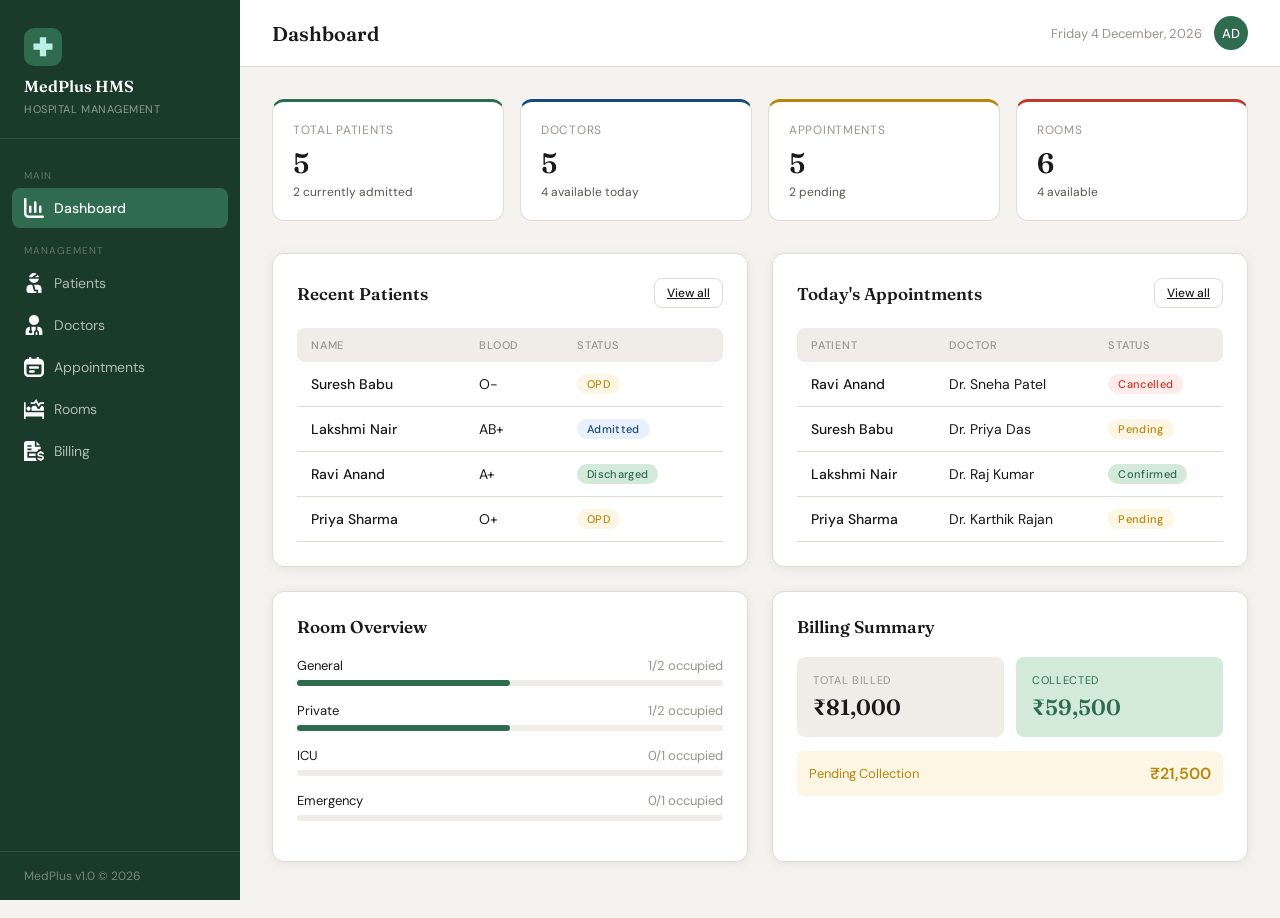
<file: index.html>
<!DOCTYPE html>
<html lang="en">
<head>
  <meta charset="UTF-8" />
  <meta name="viewport" content="width=device-width, initial-scale=1.0"/>
  <title>Dashboard – MedPlus HMS</title>
  <link rel="stylesheet" href="css/style.css"/>
</head>
<body>
<div class="layout">
  <div id="sidebar-placeholder"></div>
  <div class="main">
    <div class="topbar">
      <div class="topbar-title">Dashboard</div>
      <div class="topbar-right">
        <span class="topbar-date" id="today-date"></span>
        <div class="avatar">AD</div>
      </div>
    </div>
    <div class="content">
      <div class="stats-grid" id="stats-grid"></div>
      <div style="display:grid;grid-template-columns:1fr 1fr;gap:24px;">
        <div class="card">
          <div class="card-header">
            <span class="card-title">Recent Patients</span>
            <a href="pages/patients.html" class="btn btn-outline btn-sm">View all</a>
          </div>
          <div class="table-wrap">
            <table>
              <thead><tr><th>Name</th><th>Blood</th><th>Status</th></tr></thead>
              <tbody id="recent-patients"></tbody>
            </table>
          </div>
        </div>
        <div class="card">
          <div class="card-header">
            <span class="card-title">Today's Appointments</span>
            <a href="pages/appointments.html" class="btn btn-outline btn-sm">View all</a>
          </div>
          <div class="table-wrap">
            <table>
              <thead><tr><th>Patient</th><th>Doctor</th><th>Status</th></tr></thead>
              <tbody id="recent-appts"></tbody>
            </table>
          </div>
        </div>
      </div>
      <div style="display:grid;grid-template-columns:1fr 1fr;gap:24px;margin-top:0;">
        <div class="card">
          <div class="card-header"><span class="card-title">Room Overview</span></div>
          <div id="room-overview"></div>
        </div>
        <div class="card">
          <div class="card-header"><span class="card-title">Billing Summary</span></div>
          <div id="billing-summary"></div>
        </div>
      </div>
    </div>
  </div>
</div>
<script src="js/app.js"></script>
<script src="js/sidebar.js"></script>
<script>
  document.getElementById('today-date').textContent = new Date().toLocaleDateString('en-IN',{weekday:'long',day:'numeric',month:'long',year:'numeric'});

  function renderDashboard() {
    const patients = DB.get('patients');
    const doctors = DB.get('doctors');
    const appts = DB.get('appointments');
    const rooms = DB.get('rooms');
    const bills = DB.get('billing');

    const admitted = patients.filter(p=>p.status==='Admitted').length;
    const availDocs = doctors.filter(d=>d.status==='Available').length;
    const pendingAppts = appts.filter(a=>a.status==='Pending').length;
    const availRooms = rooms.filter(r=>r.status==='Available').length;

    document.getElementById('stats-grid').innerHTML = `
      <div class="stat-card green"><div class="stat-label">Total Patients</div><div class="stat-value">${patients.length}</div><div class="stat-sub">${admitted} currently admitted</div></div>
      <div class="stat-card blue"><div class="stat-label">Doctors</div><div class="stat-value">${doctors.length}</div><div class="stat-sub">${availDocs} available today</div></div>
      <div class="stat-card amber"><div class="stat-label">Appointments</div><div class="stat-value">${appts.length}</div><div class="stat-sub">${pendingAppts} pending</div></div>
      <div class="stat-card red"><div class="stat-label">Rooms</div><div class="stat-value">${rooms.length}</div><div class="stat-sub">${availRooms} available</div></div>
    `;

    document.getElementById('recent-patients').innerHTML = patients.slice(-4).reverse().map(p=>`
      <tr><td>${p.name}</td><td>${p.blood}</td><td>${badgeHtml(p.status)}</td></tr>`).join('') || '<tr><td colspan="3" style="text-align:center;color:var(--text3);padding:20px">No patients yet</td></tr>';

    document.getElementById('recent-appts').innerHTML = appts.slice(-4).reverse().map(a=>`
      <tr><td>${a.patientName}</td><td>${a.doctorName}</td><td>${badgeHtml(a.status)}</td></tr>`).join('') || '<tr><td colspan="3" style="text-align:center;color:var(--text3);padding:20px">No appointments</td></tr>';

    const roomTypes = {};
    rooms.forEach(r=>{ roomTypes[r.type] = (roomTypes[r.type]||{total:0,occupied:0}); roomTypes[r.type].total++; if(r.status==='Occupied') roomTypes[r.type].occupied++; });
    document.getElementById('room-overview').innerHTML = Object.entries(roomTypes).map(([type,d])=>{
      const pct = Math.round(d.occupied/d.total*100);
      return `<div style="margin-bottom:16px">
        <div style="display:flex;justify-content:space-between;font-size:13px;margin-bottom:6px"><span>${type}</span><span style="color:var(--text3)">${d.occupied}/${d.total} occupied</span></div>
        <div style="background:var(--surface2);border-radius:4px;height:6px"><div style="background:var(--accent2);height:6px;border-radius:4px;width:${pct}%"></div></div>
      </div>`;
    }).join('');

    const totalBilled = bills.reduce((s,b)=>s+b.amount,0);
    const totalPaid = bills.filter(b=>b.status==='Paid').reduce((s,b)=>s+b.amount,0);
    const pending = totalBilled - totalPaid;
    document.getElementById('billing-summary').innerHTML = `
      <div style="display:grid;grid-template-columns:1fr 1fr;gap:12px">
        <div style="background:var(--surface2);border-radius:var(--radius-sm);padding:16px">
          <div style="font-size:11px;color:var(--text3);text-transform:uppercase;letter-spacing:.06em;margin-bottom:6px">Total Billed</div>
          <div style="font-size:22px;font-weight:600;font-family:'Fraunces',serif">₹${totalBilled.toLocaleString('en-IN')}</div>
        </div>
        <div style="background:var(--accent-light);border-radius:var(--radius-sm);padding:16px">
          <div style="font-size:11px;color:var(--accent2);text-transform:uppercase;letter-spacing:.06em;margin-bottom:6px">Collected</div>
          <div style="font-size:22px;font-weight:600;font-family:'Fraunces',serif;color:var(--accent2)">₹${totalPaid.toLocaleString('en-IN')}</div>
        </div>
      </div>
      <div style="margin-top:14px;padding:12px;background:var(--amber-light);border-radius:var(--radius-sm);display:flex;justify-content:space-between;align-items:center">
        <span style="font-size:13px;color:var(--amber)">Pending Collection</span>
        <span style="font-weight:600;color:var(--amber)">₹${pending.toLocaleString('en-IN')}</span>
      </div>`;
  }
  renderDashboard();
</script>
</body>
</html>
</file>
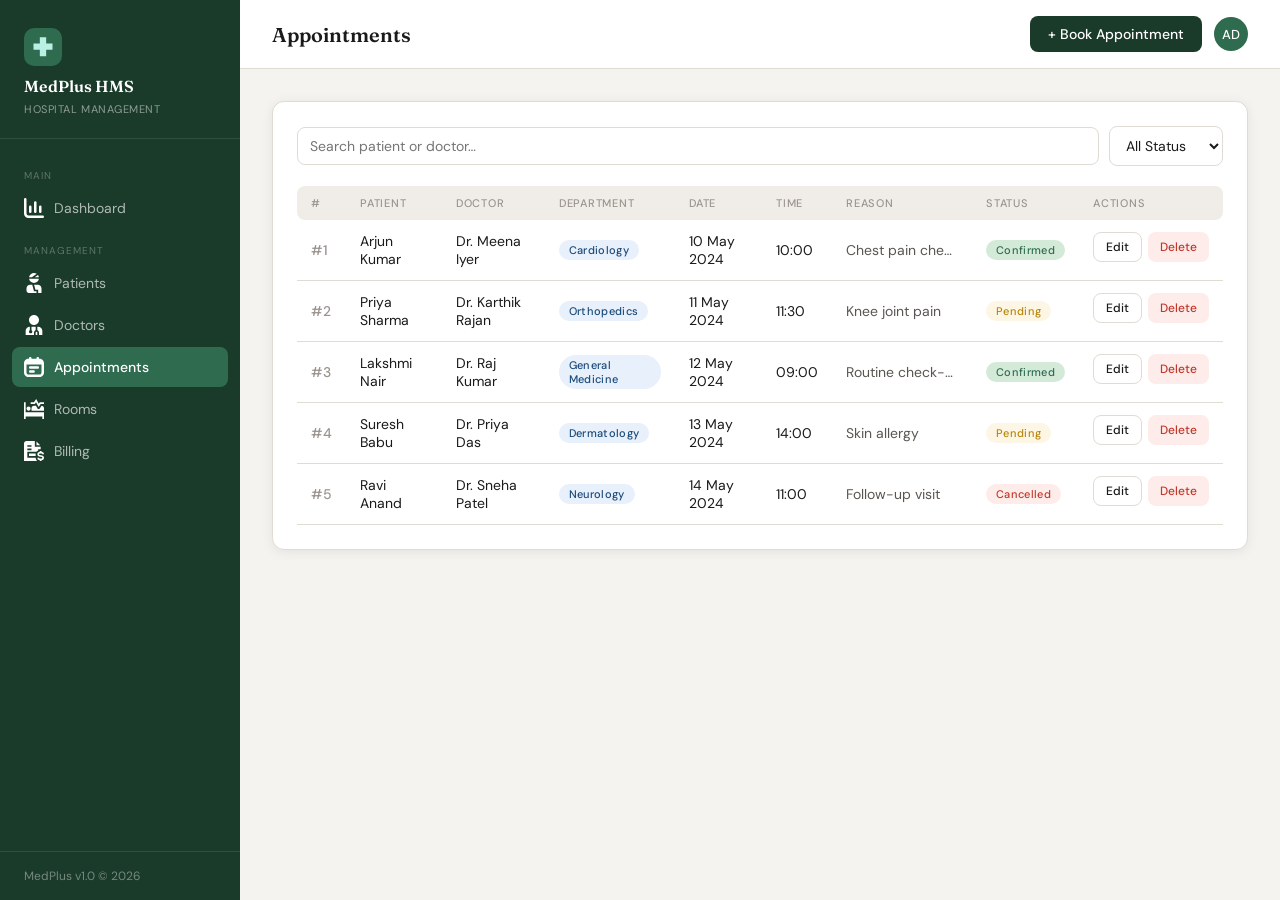
<file: pages/appointments.html>
<!DOCTYPE html>
<html lang="en">
<head>
  <meta charset="UTF-8"/>
  <meta name="viewport" content="width=device-width, initial-scale=1.0"/>
  <title>Appointments – MedPlus HMS</title>
  <link rel="stylesheet" href="../css/style.css"/>
</head>
<body>
<div class="layout">
  <div id="sidebar-placeholder"></div>
  <div class="main">
    <div class="topbar">
      <div class="topbar-title">Appointments</div>
      <div class="topbar-right">
        <button class="btn btn-primary" onclick="openAddModal()">+ Book Appointment</button>
        <div class="avatar">AD</div>
      </div>
    </div>
    <div class="content">
      <div class="card">
        <div class="search-bar">
          <input type="text" id="search" placeholder="Search patient or doctor…" oninput="renderTable()"/>
          <select id="filter-status" onchange="renderTable()">
            <option value="">All Status</option>
            <option>Confirmed</option><option>Pending</option><option>Cancelled</option>
          </select>
        </div>
        <div class="table-wrap">
          <table>
            <thead>
              <tr><th>#</th><th>Patient</th><th>Doctor</th><th>Department</th><th>Date</th><th>Time</th><th>Reason</th><th>Status</th><th>Actions</th></tr>
            </thead>
            <tbody id="appt-table"></tbody>
          </table>
        </div>
        <div id="empty-appts" class="empty-state" style="display:none">
          <div class="empty-icon">📅</div>
          <p>No appointments found.</p>
        </div>
      </div>
    </div>
  </div>
</div>

<div class="modal-overlay" id="appt-modal">
  <div class="modal">
    <div class="modal-header">
      <h3 id="modal-title">Book Appointment</h3>
      <button class="modal-close" onclick="closeModal('appt-modal')">✕</button>
    </div>
    <div class="form-grid">
      <input type="hidden" id="a-id"/>
     <div class="form-group">
  <label>Patient Type</label>
  <select id="patient-type" onchange="togglePatientInput()">
    <option value="existing">Existing Patient</option>
    <option value="new">New Patient</option>
  </select>
</div>

<div class="form-group" id="existing-patient-group">
  <label>Select Patient</label>
  <select id="a-patient"></select>
</div>

<div class="form-group" id="new-patient-group" style="display:none;">
  <label>Patient Name</label>
  <input type="text" id="a-new-patient" placeholder="Enter patient name"/>
</div>
      <div class="form-group">
        <label>Doctor</label>
        <select id="a-doctor" onchange="fillDept()"></select>
      </div>
      <div class="form-group">
        <label>Department</label>
        <input type="text" id="a-dept" readonly placeholder="Auto-filled"/>
      </div>
      <div class="form-group">
        <label>Date</label>
        <input type="date" id="a-date"/>
      </div>
      <div class="form-group">
        <label>Time</label>
        <input type="time" id="a-time"/>
      </div>
      <div class="form-group">
        <label>Status</label>
        <select id="a-status">
          <option>Confirmed</option><option>Pending</option><option>Cancelled</option>
        </select>
      </div>
      <div class="form-group full">
        <label>Reason / Notes</label>
        <textarea id="a-reason" placeholder="Describe the reason for visit…"></textarea>
      </div>
    </div>
    <div class="form-actions">
      <button class="btn btn-outline" onclick="closeModal('appt-modal')">Cancel</button>
      <button class="btn btn-primary" onclick="saveAppt()">Save Appointment</button>
    </div>
  </div>
</div>

<script src="../js/app.js"></script>
<script src="../js/sidebar.js"></script>
<script>
function populateSelects() {
  const patients = DB.get('patients');
  const doctors = DB.get('doctors');
  document.getElementById('a-patient').innerHTML = patients.map(p=>`<option value="${p.name}">${p.name}</option>`).join('');
  document.getElementById('a-doctor').innerHTML = doctors.map(d=>`<option value="${d.name}" data-dept="${d.dept}">${d.name}</option>`).join('');
  fillDept();
}

function fillDept() {
  const sel = document.getElementById('a-doctor');
  const opt = sel.options[sel.selectedIndex];
  if (opt) document.getElementById('a-dept').value = opt.dataset.dept || '';
}

function openAddModal() {
  document.getElementById('modal-title').textContent = 'Book Appointment';
  document.getElementById('a-id').value = '';
  document.getElementById('a-date').value = new Date().toISOString().split('T')[0];
  document.getElementById('a-time').value = '09:00';
  document.getElementById('a-reason').value = '';
  document.getElementById('a-status').value = 'Confirmed';
  populateSelects();
  openModal('appt-modal');
}
function togglePatientInput() {
  const type = document.getElementById('patient-type').value;

  if (type === 'existing') {
    document.getElementById('existing-patient-group').style.display = 'block';
    document.getElementById('new-patient-group').style.display = 'none';
  } else {
    document.getElementById('existing-patient-group').style.display = 'none';
    document.getElementById('new-patient-group').style.display = 'block';
  }
}

function renderTable() {
  const q = document.getElementById('search').value.toLowerCase();
  const st = document.getElementById('filter-status').value;
  let appts = DB.get('appointments');
  if (q) appts = appts.filter(a => a.patientName.toLowerCase().includes(q) || a.doctorName.toLowerCase().includes(q));
  if (st) appts = appts.filter(a => a.status === st);
  document.getElementById('empty-appts').style.display = appts.length ? 'none' : 'block';
  document.getElementById('appt-table').innerHTML = appts.map(a => `
    <tr>
      <td style="color:var(--text3)">#${a.id}</td>
      <td>${a.patientName}</td>
      <td>${a.doctorName}</td>
      <td><span class="badge badge-blue">${a.dept}</span></td>
      <td>${formatDate(a.date)}</td>
      <td>${a.time}</td>
      <td style="color:var(--text2);max-width:140px;overflow:hidden;text-overflow:ellipsis;white-space:nowrap">${a.reason}</td>
      <td>${badgeHtml(a.status)}</td>
      <td style="display:flex;gap:6px">
        <button class="btn btn-outline btn-sm" onclick="editAppt(${a.id})">Edit</button>
        <button class="btn btn-danger btn-sm" onclick="deleteAppt(${a.id})">Delete</button>
      </td>
    </tr>`).join('');
}

function saveAppt() {
  const id = document.getElementById('a-id').value;
  const appts = DB.get('appointments');
  const obj = {
    id: id ? +id : DB.nextId('appointments'),
    patientName: document.getElementById('a-patient').value,
    doctorName: document.getElementById('a-doctor').value,
    dept: document.getElementById('a-dept').value,
    date: document.getElementById('a-date').value,
    time: document.getElementById('a-time').value,
    reason: document.getElementById('a-reason').value,
    status: document.getElementById('a-status').value,
  };
  if (id) { appts[appts.findIndex(a => a.id === +id)] = obj; showToast('Appointment updated'); }
  else { appts.push(obj); showToast('Appointment booked'); }
  DB.set('appointments', appts);
  closeModal('appt-modal');
  renderTable();
}

function editAppt(id) {
  const a = DB.get('appointments').find(a => a.id === id);
  document.getElementById('modal-title').textContent = 'Edit Appointment';
  document.getElementById('a-id').value = a.id;
  populateSelects();
  document.getElementById('a-patient').value = a.patientName;
  document.getElementById('a-doctor').value = a.doctorName;
  document.getElementById('a-dept').value = a.dept;
  document.getElementById('a-date').value = a.date;
  document.getElementById('a-time').value = a.time;
  document.getElementById('a-reason').value = a.reason;
  document.getElementById('a-status').value = a.status;
  openModal('appt-modal');
}

function deleteAppt(id) {
  if (!confirm('Delete this appointment?')) return;
  DB.set('appointments', DB.get('appointments').filter(a => a.id !== id));
  showToast('Appointment deleted');
  renderTable();
}

document.getElementById('appt-modal').addEventListener('click', e => { if(e.target===e.currentTarget) closeModal('appt-modal'); });
renderTable();
</script>
</body>
</html>
</file>
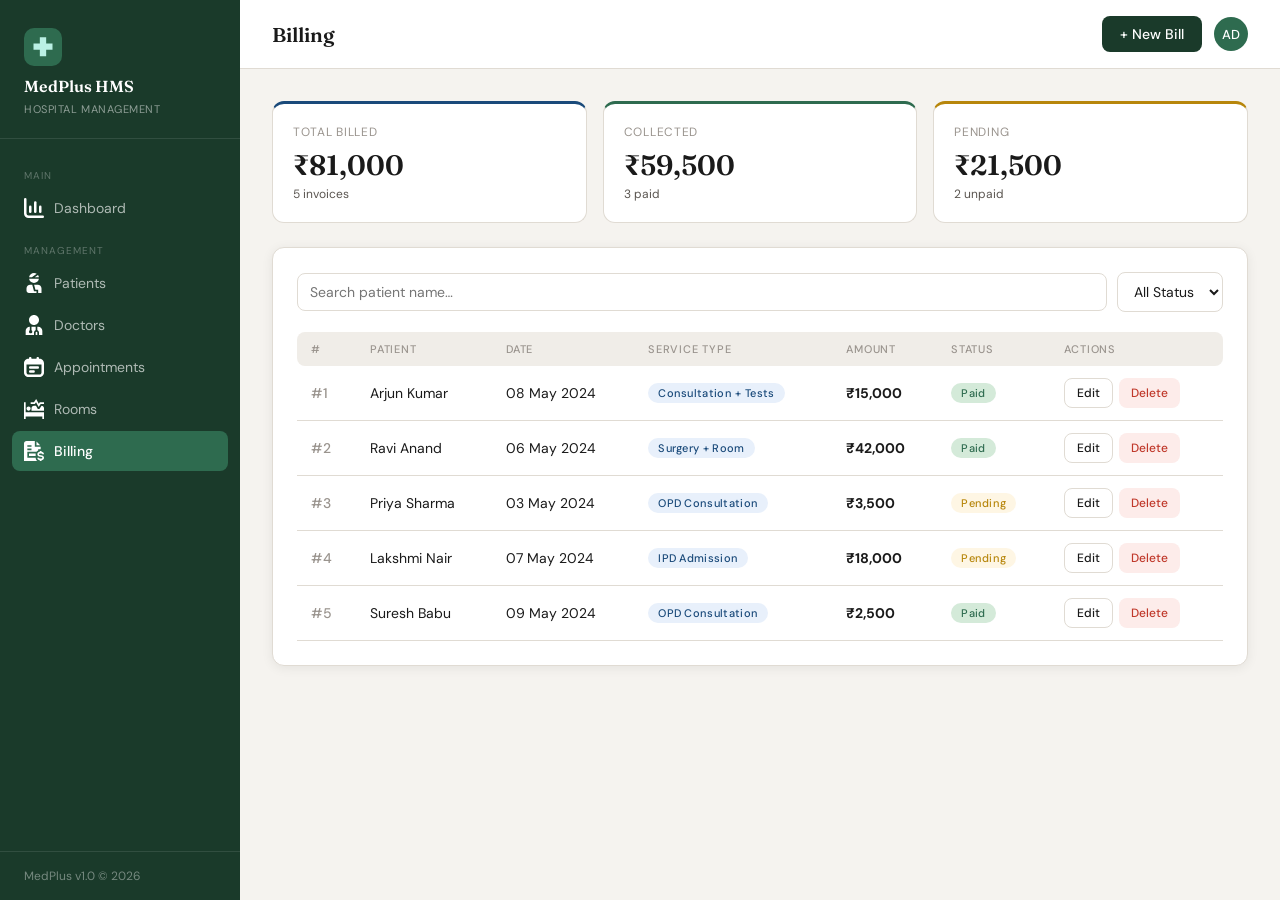
<file: pages/billing.html>
<!DOCTYPE html>
<html lang="en">
<head>
  <meta charset="UTF-8"/>
  <meta name="viewport" content="width=device-width, initial-scale=1.0"/>
  <title>Billing – MedPlus HMS</title>
  <link rel="stylesheet" href="../css/style.css"/>
</head>
<body>
<div class="layout">
  <div id="sidebar-placeholder"></div>
  <div class="main">
    <div class="topbar">
      <div class="topbar-title">Billing</div>
      <div class="topbar-right">
        <button class="btn btn-primary" onclick="openAddModal()">+ New Bill</button>
        <div class="avatar">AD</div>
      </div>
    </div>
    <div class="content">
      <div class="stats-grid" id="billing-stats" style="margin-bottom:24px"></div>
      <div class="card">
        <div class="search-bar">
          <input type="text" id="search" placeholder="Search patient name…" oninput="renderTable()"/>
          <select id="filter-status" onchange="renderTable()">
            <option value="">All Status</option>
            <option>Paid</option><option>Pending</option>
          </select>
        </div>
        <div class="table-wrap">
          <table>
            <thead>
              <tr><th>#</th><th>Patient</th><th>Date</th><th>Service Type</th><th>Amount</th><th>Status</th><th>Actions</th></tr>
            </thead>
            <tbody id="billing-table"></tbody>
          </table>
        </div>
        <div id="empty-billing" class="empty-state" style="display:none">
          <div class="empty-icon">💳</div>
          <p>No bills found.</p>
        </div>
      </div>
    </div>
  </div>
</div>

<div class="modal-overlay" id="billing-modal">
  <div class="modal">
    <div class="modal-header">
      <h3 id="modal-title">New Bill</h3>
      <button class="modal-close" onclick="closeModal('billing-modal')">✕</button>
    </div>
    <div class="form-grid">
      <input type="hidden" id="b-id"/>
      <div class="form-group">
        <label>Patient Name</label>
        <select id="b-patient"></select>
      </div>
      <div class="form-group">
        <label>Date</label>
        <input type="date" id="b-date"/>
      </div>
      <div class="form-group">
        <label>Service Type</label>
        <select id="b-type">
          <option>OPD Consultation</option>
          <option>IPD Admission</option>
          <option>Surgery + Room</option>
          <option>Consultation + Tests</option>
          <option>Emergency</option>
          <option>Pharmacy</option>
          <option>Lab Tests</option>
        </select>
      </div>
      <div class="form-group">
        <label>Amount (₹)</label>
        <input type="number" id="b-amount" min="0" placeholder="0"/>
      </div>
      <div class="form-group">
        <label>Payment Status</label>
        <select id="b-status">
          <option>Paid</option><option>Pending</option>
        </select>
      </div>
    </div>
    <div class="form-actions">
      <button class="btn btn-outline" onclick="closeModal('billing-modal')">Cancel</button>
      <button class="btn btn-primary" onclick="saveBill()">Save Bill</button>
    </div>
  </div>
</div>

<script src="../js/app.js"></script>
<script src="../js/sidebar.js"></script>
<script>
function renderStats() {
  const bills = DB.get('billing');
  const total = bills.reduce((s,b) => s + b.amount, 0);
  const paid = bills.filter(b=>b.status==='Paid').reduce((s,b) => s + b.amount, 0);
  const pending = bills.filter(b=>b.status==='Pending').reduce((s,b) => s + b.amount, 0);
  document.getElementById('billing-stats').innerHTML = `
    <div class="stat-card blue"><div class="stat-label">Total Billed</div><div class="stat-value">₹${total.toLocaleString('en-IN')}</div><div class="stat-sub">${bills.length} invoices</div></div>
    <div class="stat-card green"><div class="stat-label">Collected</div><div class="stat-value">₹${paid.toLocaleString('en-IN')}</div><div class="stat-sub">${bills.filter(b=>b.status==='Paid').length} paid</div></div>
    <div class="stat-card amber"><div class="stat-label">Pending</div><div class="stat-value">₹${pending.toLocaleString('en-IN')}</div><div class="stat-sub">${bills.filter(b=>b.status==='Pending').length} unpaid</div></div>
  `;
}

function renderTable() {
  const q = document.getElementById('search').value.toLowerCase();
  const st = document.getElementById('filter-status').value;
  let bills = DB.get('billing');
  if (q) bills = bills.filter(b => b.patientName.toLowerCase().includes(q));
  if (st) bills = bills.filter(b => b.status === st);
  document.getElementById('empty-billing').style.display = bills.length ? 'none' : 'block';
  document.getElementById('billing-table').innerHTML = bills.map(b => `
    <tr>
      <td style="color:var(--text3)">#${b.id}</td>
      <td>${b.patientName}</td>
      <td>${formatDate(b.date)}</td>
      <td><span class="badge badge-blue">${b.type}</span></td>
      <td><strong>₹${b.amount.toLocaleString('en-IN')}</strong></td>
      <td>${badgeHtml(b.status)}</td>
      <td style="display:flex;gap:6px">
        <button class="btn btn-outline btn-sm" onclick="editBill(${b.id})">Edit</button>
        <button class="btn btn-danger btn-sm" onclick="deleteBill(${b.id})">Delete</button>
      </td>
    </tr>`).join('');
}

function openAddModal() {
  document.getElementById('modal-title').textContent = 'New Bill';
  document.getElementById('b-id').value = '';
  document.getElementById('b-date').value = new Date().toISOString().split('T')[0];
  document.getElementById('b-amount').value = '';
  document.getElementById('b-status').value = 'Paid';
  const patients = DB.get('patients');
  document.getElementById('b-patient').innerHTML = patients.map(p=>`<option value="${p.name}">${p.name}</option>`).join('');
  openModal('billing-modal');
}

function saveBill() {
  const amount = +document.getElementById('b-amount').value;
  if (!amount) { alert('Amount is required'); return; }
  const id = document.getElementById('b-id').value;
  const bills = DB.get('billing');
  const obj = {
    id: id ? +id : DB.nextId('billing'),
    patientName: document.getElementById('b-patient').value,
    date: document.getElementById('b-date').value,
    type: document.getElementById('b-type').value,
    amount, status: document.getElementById('b-status').value,
  };
  if (id) { bills[bills.findIndex(b => b.id === +id)] = obj; showToast('Bill updated'); }
  else { bills.push(obj); showToast('Bill saved'); }
  DB.set('billing', bills);
  closeModal('billing-modal');
  renderTable();
  renderStats();
}

function editBill(id) {
  const b = DB.get('billing').find(b => b.id === id);
  document.getElementById('modal-title').textContent = 'Edit Bill';
  document.getElementById('b-id').value = b.id;
  const patients = DB.get('patients');
  document.getElementById('b-patient').innerHTML = patients.map(p=>`<option value="${p.name}"${p.name===b.patientName?' selected':''}>${p.name}</option>`).join('');
  document.getElementById('b-date').value = b.date;
  document.getElementById('b-type').value = b.type;
  document.getElementById('b-amount').value = b.amount;
  document.getElementById('b-status').value = b.status;
  openModal('billing-modal');
}

function deleteBill(id) {
  if (!confirm('Delete this bill?')) return;
  DB.set('billing', DB.get('billing').filter(b => b.id !== id));
  showToast('Bill deleted');
  renderTable();
  renderStats();
}

document.getElementById('billing-modal').addEventListener('click', e => { if(e.target===e.currentTarget) closeModal('billing-modal'); });
renderStats();
renderTable();
</script>
</body>
</html>
</file>
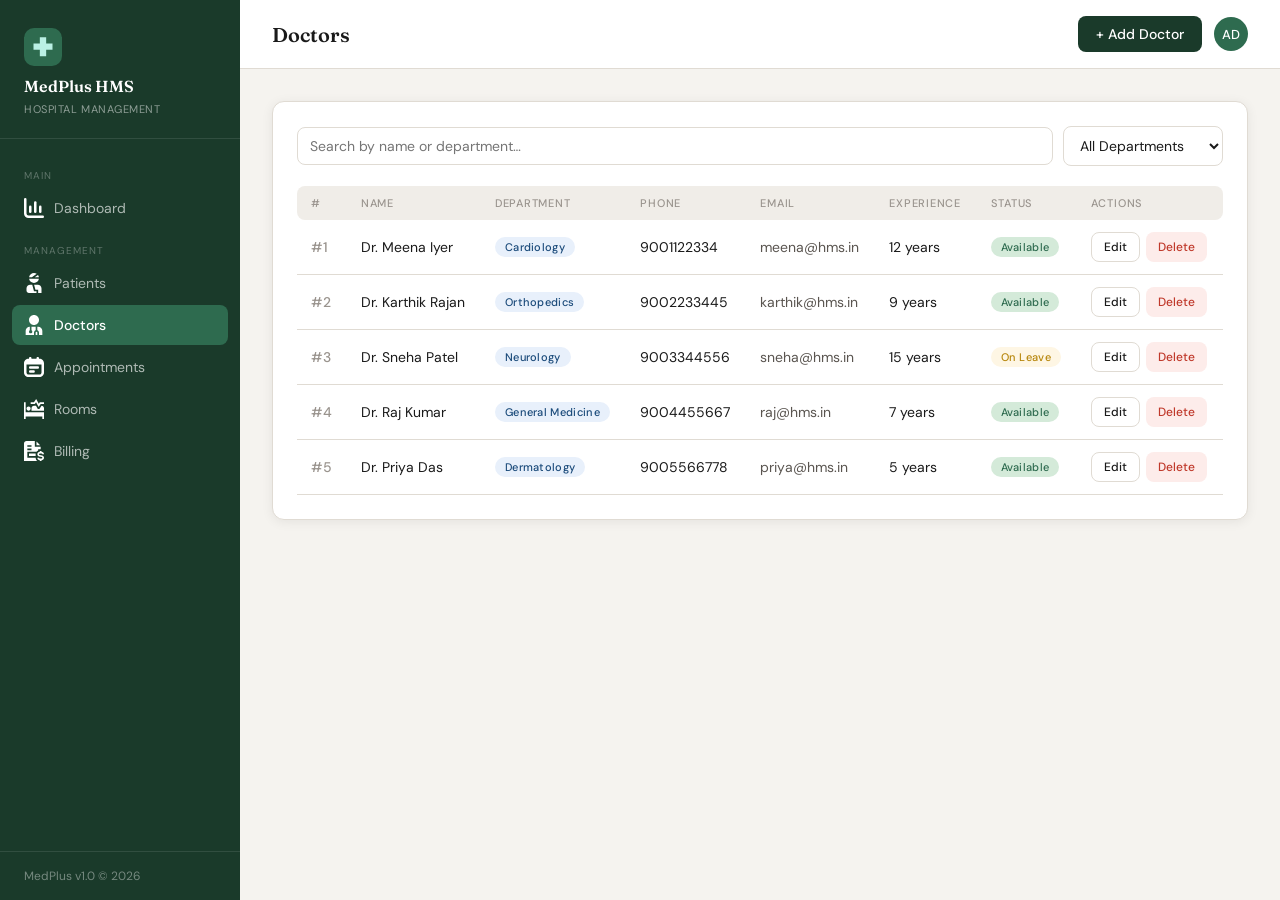
<file: pages/doctors.html>
<!DOCTYPE html>
<html lang="en">
<head>
  <meta charset="UTF-8"/>
  <meta name="viewport" content="width=device-width, initial-scale=1.0"/>
  <title>Doctors – MedPlus HMS</title>
  <link rel="stylesheet" href="../css/style.css"/>
</head>
<body>
<div class="layout">
  <div id="sidebar-placeholder"></div>
  <div class="main">
    <div class="topbar">
      <div class="topbar-title">Doctors</div>
      <div class="topbar-right">
        <button class="btn btn-primary" onclick="openModal('doctor-modal')">+ Add Doctor</button>
        <div class="avatar">AD</div>
      </div>
    </div>
    <div class="content">
      <div class="card">
        <div class="search-bar">
          <input type="text" id="search" placeholder="Search by name or department…" oninput="renderTable()"/>
          <select id="filter-dept" onchange="renderTable()">
            <option value="">All Departments</option>
            <option>Cardiology</option><option>Orthopedics</option><option>Neurology</option>
            <option>Pediatrics</option><option>General Medicine</option><option>Dermatology</option>
          </select>
        </div>
        <div class="table-wrap">
          <table>
            <thead>
              <tr><th>#</th><th>Name</th><th>Department</th><th>Phone</th><th>Email</th><th>Experience</th><th>Status</th><th>Actions</th></tr>
            </thead>
            <tbody id="doctor-table"></tbody>
          </table>
        </div>
        <div id="empty-doctors" class="empty-state" style="display:none">
          <div class="empty-icon">👨‍⚕️</div>
          <p>No doctors found. Add one to get started.</p>
        </div>
      </div>
    </div>
  </div>
</div>

<div class="modal-overlay" id="doctor-modal">
  <div class="modal">
    <div class="modal-header">
      <h3 id="modal-title">Add Doctor</h3>
      <button class="modal-close" onclick="closeModal('doctor-modal')">✕</button>
    </div>
    <div class="form-grid">
      <input type="hidden" id="d-id"/>
      <div class="form-group">
        <label>Full Name</label>
        <input type="text" id="d-name" placeholder="Dr. Full Name"/>
      </div>
      <div class="form-group">
        <label>Department</label>
        <select id="d-dept">
          <option>Cardiology</option><option>Orthopedics</option><option>Neurology</option>
          <option>Pediatrics</option><option>General Medicine</option><option>Dermatology</option>
        </select>
      </div>
      <div class="form-group">
        <label>Phone</label>
        <input type="text" id="d-phone" placeholder="10-digit number"/>
      </div>
      <div class="form-group">
        <label>Email</label>
        <input type="email" id="d-email" placeholder="doctor@hospital.in"/>
      </div>
      <div class="form-group">
        <label>Experience</label>
        <input type="text" id="d-exp" placeholder="e.g. 8 years"/>
      </div>
      <div class="form-group">
        <label>Status</label>
        <select id="d-status">
          <option>Available</option><option>On Leave</option><option>Off Duty</option>
        </select>
      </div>
    </div>
    <div class="form-actions">
      <button class="btn btn-outline" onclick="closeModal('doctor-modal')">Cancel</button>
      <button class="btn btn-primary" onclick="saveDoctor()">Save Doctor</button>
    </div>
  </div>
</div>

<script src="../js/app.js"></script>
<script src="../js/sidebar.js"></script>
<script>
function renderTable() {
  const q = document.getElementById('search').value.toLowerCase();
  const dept = document.getElementById('filter-dept').value;
  let doctors = DB.get('doctors');
  if (q) doctors = doctors.filter(d => d.name.toLowerCase().includes(q) || d.dept.toLowerCase().includes(q));
  if (dept) doctors = doctors.filter(d => d.dept === dept);
  const tbody = document.getElementById('doctor-table');
  document.getElementById('empty-doctors').style.display = doctors.length ? 'none' : 'block';
  tbody.innerHTML = doctors.map(d => `
    <tr>
      <td style="color:var(--text3)">#${d.id}</td>
      <td>${d.name}</td>
      <td><span class="badge badge-blue">${d.dept}</span></td>
      <td>${d.phone}</td>
      <td style="color:var(--text2)">${d.email}</td>
      <td>${d.experience}</td>
      <td>${badgeHtml(d.status)}</td>
      <td style="display:flex;gap:6px">
        <button class="btn btn-outline btn-sm" onclick="editDoctor(${d.id})">Edit</button>
        <button class="btn btn-danger btn-sm" onclick="deleteDoctor(${d.id})">Delete</button>
      </td>
    </tr>`).join('');
}

function saveDoctor() {
  const name = document.getElementById('d-name').value.trim();
  if (!name) { alert('Name is required'); return; }
  const id = document.getElementById('d-id').value;
  const doctors = DB.get('doctors');
  const obj = {
    id: id ? +id : DB.nextId('doctors'),
    name, dept: document.getElementById('d-dept').value,
    phone: document.getElementById('d-phone').value,
    email: document.getElementById('d-email').value,
    experience: document.getElementById('d-exp').value,
    status: document.getElementById('d-status').value,
  };
  if (id) { doctors[doctors.findIndex(d => d.id === +id)] = obj; showToast('Doctor updated'); }
  else { doctors.push(obj); showToast('Doctor added'); }
  DB.set('doctors', doctors);
  closeModal('doctor-modal');
  renderTable();
}

function editDoctor(id) {
  const d = DB.get('doctors').find(d => d.id === id);
  document.getElementById('modal-title').textContent = 'Edit Doctor';
  document.getElementById('d-id').value = d.id;
  document.getElementById('d-name').value = d.name;
  document.getElementById('d-dept').value = d.dept;
  document.getElementById('d-phone').value = d.phone;
  document.getElementById('d-email').value = d.email;
  document.getElementById('d-exp').value = d.experience;
  document.getElementById('d-status').value = d.status;
  openModal('doctor-modal');
}

function deleteDoctor(id) {
  if (!confirm('Delete this doctor?')) return;
  DB.set('doctors', DB.get('doctors').filter(d => d.id !== id));
  showToast('Doctor deleted');
  renderTable();
}

document.getElementById('doctor-modal').addEventListener('click', e => { if(e.target===e.currentTarget) closeModal('doctor-modal'); });
renderTable();
</script>
</body>
</html>
</file>
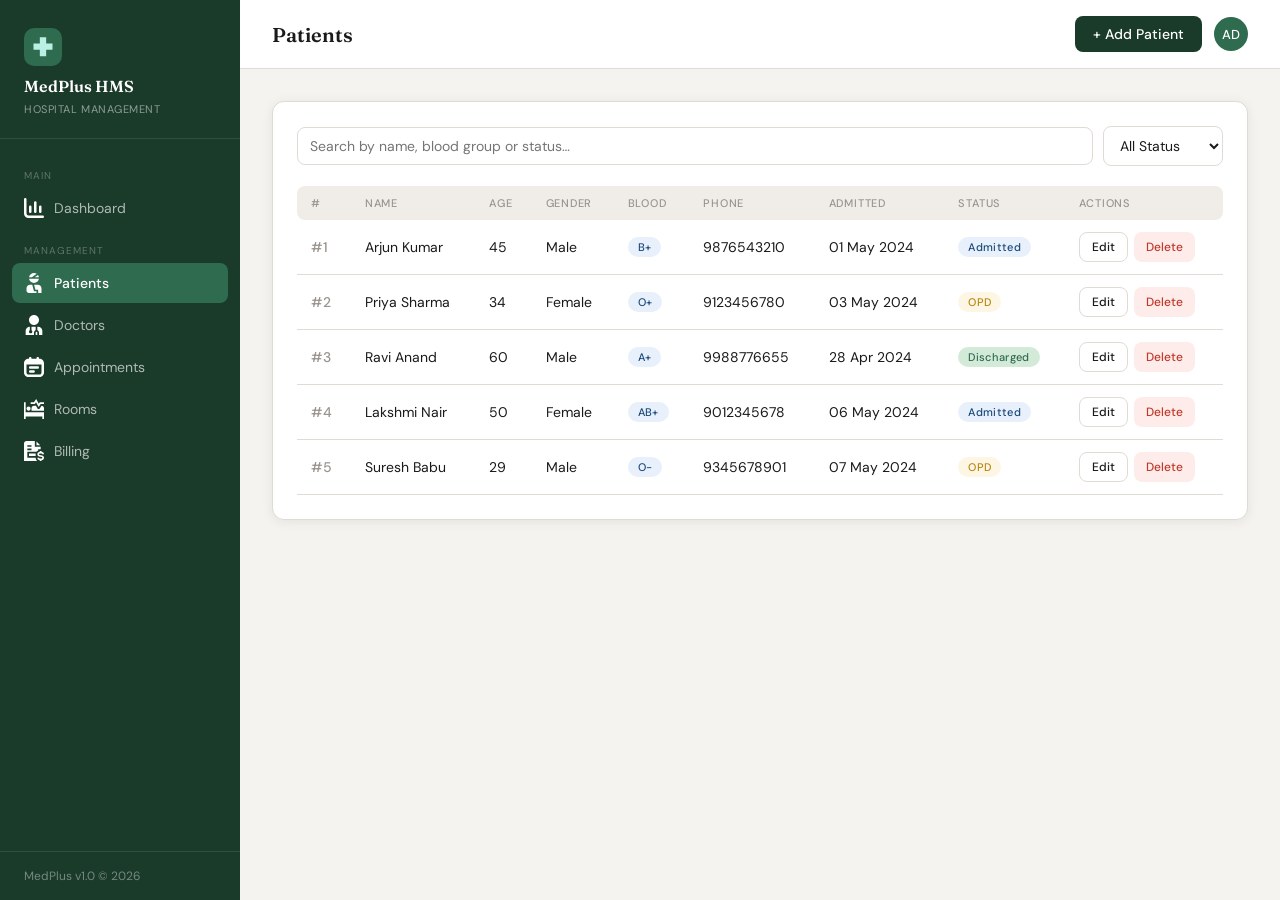
<file: pages/patients.html>
<!DOCTYPE html>
<html lang="en">
<head>
  <meta charset="UTF-8"/>
  <meta name="viewport" content="width=device-width, initial-scale=1.0"/>
  <title>Patients – MedPlus HMS</title>
  <link rel="stylesheet" href="../css/style.css"/>
</head>
<body>
<div class="layout">
  <div id="sidebar-placeholder"></div>
  <div class="main">
    <div class="topbar">
      <div class="topbar-title">Patients</div>
      <div class="topbar-right">
        <button class="btn btn-primary" onclick="openModal('patient-modal')">+ Add Patient</button>
        <div class="avatar">AD</div>
      </div>
    </div>
    <div class="content">
      <div class="card">
        <div class="search-bar">
          <input type="text" id="search" placeholder="Search by name, blood group or status…" oninput="renderTable()"/>
          <select id="filter-status" onchange="renderTable()">
            <option value="">All Status</option>
            <option>Admitted</option>
            <option>OPD</option>
            <option>Discharged</option>
          </select>
        </div>
        <div class="table-wrap">
          <table>
            <thead>
              <tr><th>#</th><th>Name</th><th>Age</th><th>Gender</th><th>Blood</th><th>Phone</th><th>Admitted</th><th>Status</th><th>Actions</th></tr>
            </thead>
            <tbody id="patient-table"></tbody>
          </table>
        </div>
        <div id="empty-patients" class="empty-state" style="display:none">
          <div class="empty-icon">🧑‍⚕️</div>
          <p>No patients found. Add one to get started.</p>
        </div>
      </div>
    </div>
  </div>
</div>

<!-- Add/Edit Modal -->
<div class="modal-overlay" id="patient-modal">
  <div class="modal">
    <div class="modal-header">
      <h3 id="modal-title">Add Patient</h3>
      <button class="modal-close" onclick="closeModal('patient-modal')">✕</button>
    </div>
    <div class="form-grid">
      <input type="hidden" id="p-id"/>
      <div class="form-group">
        <label>Full Name</label>
        <input type="text" id="p-name" placeholder="Patient name"/>
      </div>
      <div class="form-group">
        <label>Age</label>
        <input type="number" id="p-age" placeholder="Age" min="0" max="120"/>
      </div>
      <div class="form-group">
        <label>Gender</label>
        <select id="p-gender">
          <option>Male</option><option>Female</option><option>Other</option>
        </select>
      </div>
      <div class="form-group">
        <label>Phone</label>
        <input type="text" id="p-phone" placeholder="10-digit number"/>
      </div>
      <div class="form-group">
        <label>Blood Group</label>
        <select id="p-blood">
          <option>A+</option><option>A-</option><option>B+</option><option>B-</option>
          <option>O+</option><option>O-</option><option>AB+</option><option>AB-</option>
        </select>
      </div>
      <div class="form-group">
        <label>Admission Date</label>
        <input type="date" id="p-admitted"/>
      </div>
      <div class="form-group">
        <label>Status</label>
        <select id="p-status">
          <option>Admitted</option><option>OPD</option><option>Discharged</option>
        </select>
      </div>
      <div class="form-group full">
        <label>Address</label>
        <input type="text" id="p-address" placeholder="City, State"/>
      </div>
    </div>
    <div class="form-actions">
      <button class="btn btn-outline" onclick="closeModal('patient-modal')">Cancel</button>
      <button class="btn btn-primary" onclick="savePatient()">Save Patient</button>
    </div>
  </div>
</div>

<script src="../js/app.js"></script>
<script src="../js/sidebar.js"></script>
<script>
function renderTable() {
  const q = document.getElementById('search').value.toLowerCase();
  const st = document.getElementById('filter-status').value;
  let patients = DB.get('patients');
  if (q) patients = patients.filter(p => p.name.toLowerCase().includes(q) || p.blood.toLowerCase().includes(q) || p.status.toLowerCase().includes(q));
  if (st) patients = patients.filter(p => p.status === st);
  const tbody = document.getElementById('patient-table');
  document.getElementById('empty-patients').style.display = patients.length ? 'none' : 'block';
  tbody.innerHTML = patients.map(p => `
    <tr>
      <td style="color:var(--text3)">#${p.id}</td>
      <td>${p.name}</td>
      <td>${p.age}</td>
      <td>${p.gender}</td>
      <td><span class="badge badge-blue">${p.blood}</span></td>
      <td>${p.phone}</td>
      <td>${formatDate(p.admitted)}</td>
      <td>${badgeHtml(p.status)}</td>
      <td style="display:flex;gap:6px">
        <button class="btn btn-outline btn-sm" onclick="editPatient(${p.id})">Edit</button>
        <button class="btn btn-danger btn-sm" onclick="deletePatient(${p.id})">Delete</button>
      </td>
    </tr>`).join('');
}

function savePatient() {
  const name = document.getElementById('p-name').value.trim();
  if (!name) { alert('Name is required'); return; }
  const id = document.getElementById('p-id').value;
  const patients = DB.get('patients');
  const obj = {
    id: id ? +id : DB.nextId('patients'),
    name, age: +document.getElementById('p-age').value,
    gender: document.getElementById('p-gender').value,
    phone: document.getElementById('p-phone').value,
    blood: document.getElementById('p-blood').value,
    admitted: document.getElementById('p-admitted').value,
    address: document.getElementById('p-address').value,
    status: document.getElementById('p-status').value,
  };
  if (id) {
    const idx = patients.findIndex(p => p.id === +id);
    patients[idx] = obj;
    showToast('Patient updated successfully');
  } else {
    patients.push(obj);
    showToast('Patient added successfully');
  }
  DB.set('patients', patients);
  closeModal('patient-modal');
  renderTable();
}

function editPatient(id) {
  const p = DB.get('patients').find(p => p.id === id);
  document.getElementById('modal-title').textContent = 'Edit Patient';
  document.getElementById('p-id').value = p.id;
  document.getElementById('p-name').value = p.name;
  document.getElementById('p-age').value = p.age;
  document.getElementById('p-gender').value = p.gender;
  document.getElementById('p-phone').value = p.phone;
  document.getElementById('p-blood').value = p.blood;
  document.getElementById('p-admitted').value = p.admitted;
  document.getElementById('p-address').value = p.address;
  document.getElementById('p-status').value = p.status;
  openModal('patient-modal');
}

function deletePatient(id) {
  if (!confirm('Delete this patient?')) return;
  DB.set('patients', DB.get('patients').filter(p => p.id !== id));
  showToast('Patient deleted');
  renderTable();
}

document.getElementById('patient-modal').addEventListener('click', e => { if(e.target === e.currentTarget) closeModal('patient-modal'); });
renderTable();
</script>
</body>
</html>
</file>
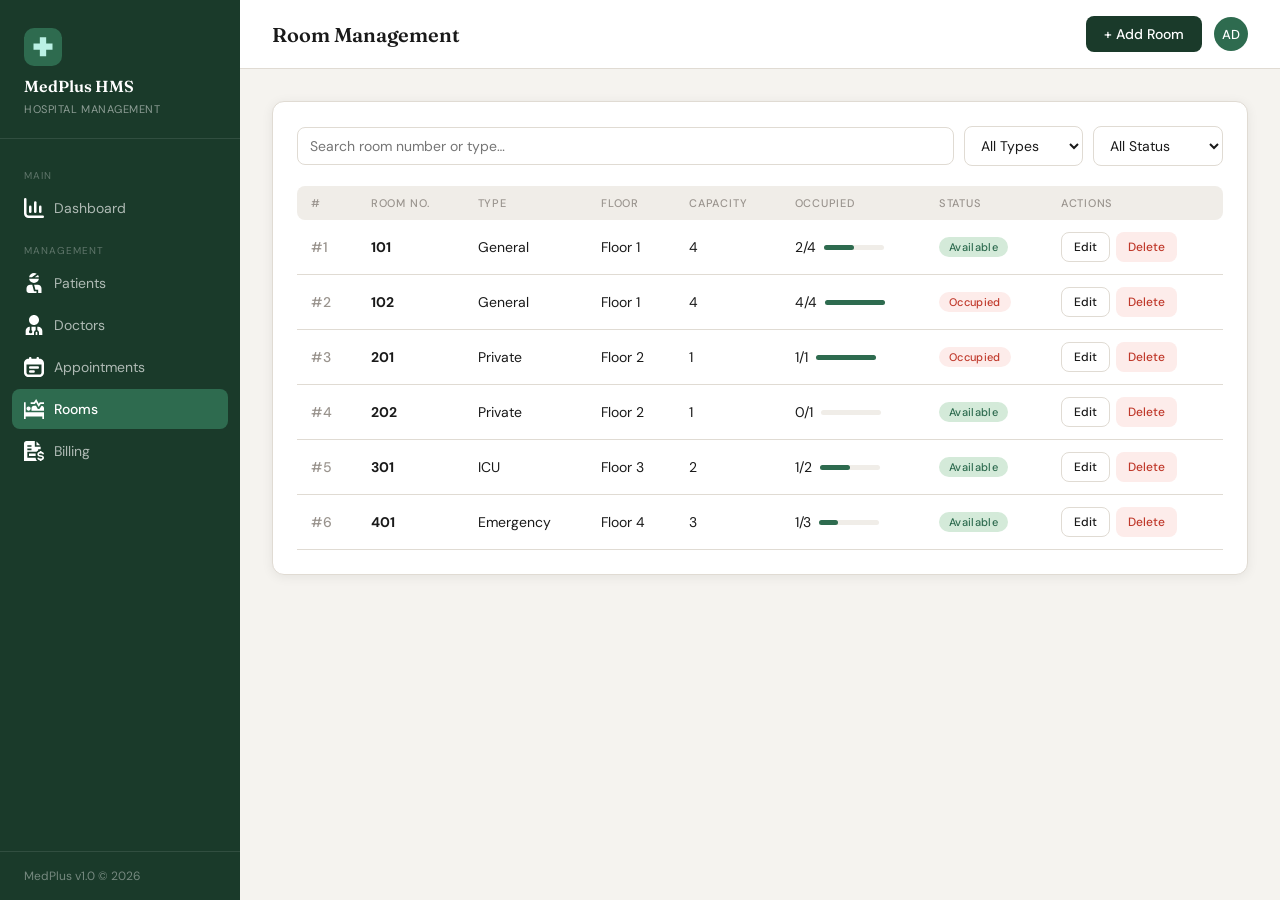
<file: pages/rooms.html>
<!DOCTYPE html>
<html lang="en">
<head>
  <meta charset="UTF-8"/>
  <meta name="viewport" content="width=device-width, initial-scale=1.0"/>
  <title>Rooms – MedPlus HMS</title>
  <link rel="stylesheet" href="../css/style.css"/>
</head>
<body>
<div class="layout">
  <div id="sidebar-placeholder"></div>
  <div class="main">
    <div class="topbar">
      <div class="topbar-title">Room Management</div>
      <div class="topbar-right">
        <button class="btn btn-primary" onclick="openModal('room-modal')">+ Add Room</button>
        <div class="avatar">AD</div>
      </div>
    </div>
    <div class="content">
      <div class="card">
        <div class="search-bar">
          <input type="text" id="search" placeholder="Search room number or type…" oninput="renderTable()"/>
          <select id="filter-type" onchange="renderTable()">
            <option value="">All Types</option>
            <option>General</option><option>Private</option><option>ICU</option><option>Emergency</option>
          </select>
          <select id="filter-status" onchange="renderTable()">
            <option value="">All Status</option>
            <option>Available</option><option>Occupied</option><option>Maintenance</option>
          </select>
        </div>
        <div class="table-wrap">
          <table>
            <thead>
              <tr><th>#</th><th>Room No.</th><th>Type</th><th>Floor</th><th>Capacity</th><th>Occupied</th><th>Status</th><th>Actions</th></tr>
            </thead>
            <tbody id="room-table"></tbody>
          </table>
        </div>
        <div id="empty-rooms" class="empty-state" style="display:none">
          <div class="empty-icon">🛏️</div>
          <p>No rooms found.</p>
        </div>
      </div>
    </div>
  </div>
</div>

<div class="modal-overlay" id="room-modal">
  <div class="modal">
    <div class="modal-header">
      <h3 id="modal-title">Add Room</h3>
      <button class="modal-close" onclick="closeModal('room-modal')">✕</button>
    </div>
    <div class="form-grid">
      <input type="hidden" id="r-id"/>
      <div class="form-group">
        <label>Room Number</label>
        <input type="text" id="r-number" placeholder="e.g. 101"/>
      </div>
      <div class="form-group">
        <label>Room Type</label>
        <select id="r-type">
          <option>General</option><option>Private</option><option>ICU</option><option>Emergency</option>
        </select>
      </div>
      <div class="form-group">
        <label>Floor</label>
        <input type="text" id="r-floor" placeholder="e.g. 1"/>
      </div>
      <div class="form-group">
        <label>Capacity (beds)</label>
        <input type="number" id="r-capacity" min="1" max="20" placeholder="4"/>
      </div>
      <div class="form-group">
        <label>Currently Occupied</label>
        <input type="number" id="r-occupied" min="0" placeholder="0"/>
      </div>
      <div class="form-group">
        <label>Status</label>
        <select id="r-status">
          <option>Available</option><option>Occupied</option><option>Maintenance</option>
        </select>
      </div>
    </div>
    <div class="form-actions">
      <button class="btn btn-outline" onclick="closeModal('room-modal')">Cancel</button>
      <button class="btn btn-primary" onclick="saveRoom()">Save Room</button>
    </div>
  </div>
</div>

<script src="../js/app.js"></script>
<script src="../js/sidebar.js"></script>
<script>
function renderTable() {
  const q = document.getElementById('search').value.toLowerCase();
  const type = document.getElementById('filter-type').value;
  const st = document.getElementById('filter-status').value;
  let rooms = DB.get('rooms');
  if (q) rooms = rooms.filter(r => r.number.toLowerCase().includes(q) || r.type.toLowerCase().includes(q));
  if (type) rooms = rooms.filter(r => r.type === type);
  if (st) rooms = rooms.filter(r => r.status === st);
  document.getElementById('empty-rooms').style.display = rooms.length ? 'none' : 'block';
  document.getElementById('room-table').innerHTML = rooms.map(r => {
    const pct = r.capacity ? Math.round(r.occupied / r.capacity * 100) : 0;
    return `<tr>
      <td style="color:var(--text3)">#${r.id}</td>
      <td><strong>${r.number}</strong></td>
      <td>${r.type}</td>
      <td>Floor ${r.floor}</td>
      <td>${r.capacity}</td>
      <td>
        <div style="display:flex;align-items:center;gap:8px">
          <span>${r.occupied}/${r.capacity}</span>
          <div style="background:var(--surface2);border-radius:4px;height:5px;width:60px"><div style="background:var(--accent2);height:5px;border-radius:4px;width:${pct}%"></div></div>
        </div>
      </td>
      <td>${badgeHtml(r.status)}</td>
      <td style="display:flex;gap:6px">
        <button class="btn btn-outline btn-sm" onclick="editRoom(${r.id})">Edit</button>
        <button class="btn btn-danger btn-sm" onclick="deleteRoom(${r.id})">Delete</button>
      </td>
    </tr>`;
  }).join('');
}

function saveRoom() {
  const number = document.getElementById('r-number').value.trim();
  if (!number) { alert('Room number is required'); return; }
  const id = document.getElementById('r-id').value;
  const rooms = DB.get('rooms');
  const obj = {
    id: id ? +id : DB.nextId('rooms'),
    number, type: document.getElementById('r-type').value,
    floor: document.getElementById('r-floor').value,
    capacity: +document.getElementById('r-capacity').value,
    occupied: +document.getElementById('r-occupied').value,
    status: document.getElementById('r-status').value,
  };
  if (id) { rooms[rooms.findIndex(r => r.id === +id)] = obj; showToast('Room updated'); }
  else { rooms.push(obj); showToast('Room added'); }
  DB.set('rooms', rooms);
  closeModal('room-modal');
  renderTable();
}

function editRoom(id) {
  const r = DB.get('rooms').find(r => r.id === id);
  document.getElementById('modal-title').textContent = 'Edit Room';
  document.getElementById('r-id').value = r.id;
  document.getElementById('r-number').value = r.number;
  document.getElementById('r-type').value = r.type;
  document.getElementById('r-floor').value = r.floor;
  document.getElementById('r-capacity').value = r.capacity;
  document.getElementById('r-occupied').value = r.occupied;
  document.getElementById('r-status').value = r.status;
  openModal('room-modal');
}

function deleteRoom(id) {
  if (!confirm('Delete this room?')) return;
  DB.set('rooms', DB.get('rooms').filter(r => r.id !== id));
  showToast('Room deleted');
  renderTable();
}

document.getElementById('room-modal').addEventListener('click', e => { if(e.target===e.currentTarget) closeModal('room-modal'); });
renderTable();
</script>
</body>
</html>
</file>
<file: css/style.css>
@import url('https://fonts.googleapis.com/css2?family=DM+Sans:wght@300;400;500;600&family=Fraunces:wght@400;600&display=swap');

:root {
  --bg: #f5f3ef;
  --surface: #ffffff;
  --surface2: #f0ede8;
  --border: #e0dbd3;
  --accent: #1a3a2a;
  --accent2: #2e6b4f;
  --accent-light: #d4ead9;
  --red: #c0392b;
  --red-light: #fdecea;
  --amber: #b7860b;
  --amber-light: #fef6e4;
  --blue: #1a4a7a;
  --blue-light: #e8f0fb;
  --text: #1a1a1a;
  --text2: #5a5550;
  --text3: #9a948e;
  --radius: 12px;
  --radius-sm: 8px;
  --shadow: 0 2px 12px rgba(0,0,0,0.07);
  --shadow-lg: 0 8px 32px rgba(0,0,0,0.10);
}

*, *::before, *::after { box-sizing: border-box; margin: 0; padding: 0; }

body {
  font-family: 'DM Sans', sans-serif;
  background: var(--bg);
  color: var(--text);
  min-height: 100vh;
  display: flex;
  flex-direction: column;
}

/* ── Sidebar ── */
.layout { display: flex; min-height: 100vh; }

.sidebar {
  width: 240px;
  min-height: 100vh;
  background: var(--accent);
  color: #fff;
  display: flex;
  flex-direction: column;
  position: fixed;
  left: 0; top: 0; bottom: 0;
  z-index: 100;
}

.sidebar-logo {
  padding: 28px 24px 20px;
  border-bottom: 1px solid rgba(255,255,255,0.1);
}
.sidebar-logo .logo-icon {
  width: 38px; height: 38px;
  background: var(--accent2);
  border-radius: 10px;
  display: flex; align-items: center; justify-content: center;
  font-size: 20px; margin-bottom: 10px;
  color: #e8f0fb;
}


.logo-icon svg {
  width: 50px;
  height: 50px;
  color: rgb(186, 240, 228);
  margin: auto;
}
.sidebar-logo h2 { font-family: 'Fraunces', serif; font-size: 16px; font-weight: 600; line-height: 1.3; }
.sidebar-logo span { font-size: 11px; color: rgba(255,255,255,0.5); letter-spacing: 0.05em; text-transform: uppercase; }

.sidebar-nav { padding: 16px 12px; flex: 1; }
.sidebar-nav a {
  display: flex; align-items: center; gap: 10px;
  padding: 10px 12px;
  border-radius: var(--radius-sm);
  color: rgba(255,255,255,0.65);
  text-decoration: none;
  font-size: 14px;
  font-weight: 400;
  transition: all 0.18s;
  margin-bottom: 2px;
}
.sidebar-nav a:hover { background: rgba(255,255,255,0.1); color: #fff; }
.sidebar-nav a.active { background: var(--accent2); color: #fff; font-weight: 500; }
.sidebar-nav a .icon { font-size: 16px; width: 20px; text-align: center; }
.sidebar-section { font-size: 10px; color: rgba(255,255,255,0.3); text-transform: uppercase; letter-spacing: 0.1em; padding: 14px 12px 6px; }

.sidebar-footer {
  padding: 16px 24px;
  border-top: 1px solid rgba(255,255,255,0.1);
  font-size: 12px; color: rgba(255,255,255,0.4);
}

/* ── Main Content ── */
.main {
  margin-left: 240px;
  flex: 1;
  display: flex;
  flex-direction: column;
}

.topbar {
  background: var(--surface);
  border-bottom: 1px solid var(--border);
  padding: 16px 32px;
  display: flex; align-items: center; justify-content: space-between;
  position: sticky; top: 0; z-index: 50;
}
.topbar-title { font-family: 'Fraunces', serif; font-size: 20px; font-weight: 600; }
.topbar-right { display: flex; align-items: center; gap: 12px; }
.topbar-date { font-size: 13px; color: var(--text3); }
.avatar {
  width: 34px; height: 34px;
  border-radius: 50%;
  background: var(--accent2);
  color: #fff;
  display: flex; align-items: center; justify-content: center;
  font-size: 13px; font-weight: 500;
}

.content { padding: 32px; }

/* ── Stats Grid ── */
.stats-grid {
  display: grid;
  grid-template-columns: repeat(auto-fit, minmax(180px, 1fr));
  gap: 16px;
  margin-bottom: 32px;
}
.stat-card {
  background: var(--surface);
  border: 1px solid var(--border);
  border-radius: var(--radius);
  padding: 20px;
}
.stat-card .stat-label { font-size: 12px; color: var(--text3); text-transform: uppercase; letter-spacing: 0.06em; margin-bottom: 8px; }
.stat-card .stat-value { font-size: 28px; font-weight: 600; font-family: 'Fraunces', serif; margin-bottom: 4px; }
.stat-card .stat-sub { font-size: 12px; color: var(--text2); }
.stat-card.green { border-top: 3px solid var(--accent2); }
.stat-card.red { border-top: 3px solid var(--red); }
.stat-card.amber { border-top: 3px solid var(--amber); }
.stat-card.blue { border-top: 3px solid var(--blue); }

/* ── Cards ── */
.card {
  background: var(--surface);
  border: 1px solid var(--border);
  border-radius: var(--radius);
  padding: 24px;
  margin-bottom: 24px;
  box-shadow: var(--shadow);
}
.card-header {
  display: flex; align-items: center; justify-content: space-between;
  margin-bottom: 20px;
}
.card-title { font-family: 'Fraunces', serif; font-size: 17px; font-weight: 600; }

/* ── Buttons ── */
.btn {
  padding: 9px 18px;
  border-radius: var(--radius-sm);
  border: none;
  cursor: pointer;
  font-family: 'DM Sans', sans-serif;
  font-size: 14px;
  font-weight: 500;
  transition: all 0.15s;
  display: inline-flex; align-items: center; gap: 6px;
}
.btn-primary { background: var(--accent); color: #fff; }
.btn-primary:hover { background: var(--accent2); }
.btn-danger { background: var(--red-light); color: var(--red); }
.btn-danger:hover { background: #fbd5d2; }
.btn-outline { background: transparent; color: var(--text); border: 1px solid var(--border); }
.btn-outline:hover { background: var(--surface2); }
.btn-sm { padding: 6px 12px; font-size: 12px; }

/* ── Forms ── */
.form-grid { display: grid; grid-template-columns: 1fr 1fr; gap: 16px; }
.form-group { display: flex; flex-direction: column; gap: 6px; }
.form-group.full { grid-column: 1 / -1; }
label { font-size: 13px; font-weight: 500; color: var(--text2); }
input, select, textarea {
  padding: 9px 12px;
  border: 1px solid var(--border);
  border-radius: var(--radius-sm);
  font-family: 'DM Sans', sans-serif;
  font-size: 14px;
  color: var(--text);
  background: var(--surface);
  transition: border-color 0.15s;
  outline: none;
}
input:focus, select:focus, textarea:focus { border-color: var(--accent2); }
textarea { resize: vertical; min-height: 80px; }

.form-actions { display: flex; gap: 10px; justify-content: flex-end; margin-top: 8px; }

/* ── Table ── */
.table-wrap { overflow-x: auto; }
table { width: 100%; border-collapse: collapse; font-size: 14px; }
thead th {
  background: var(--surface2);
  padding: 10px 14px;
  text-align: left;
  font-size: 11px;
  text-transform: uppercase;
  letter-spacing: 0.07em;
  color: var(--text3);
  font-weight: 500;
}
thead th:first-child { border-radius: var(--radius-sm) 0 0 var(--radius-sm); }
thead th:last-child { border-radius: 0 var(--radius-sm) var(--radius-sm) 0; }
tbody tr { border-bottom: 1px solid var(--border); transition: background 0.12s; }
tbody tr:hover { background: var(--surface2); }
tbody td { padding: 12px 14px; color: var(--text); }
tbody td:first-child { font-weight: 500; }

/* ── Badges ── */
.badge {
  display: inline-block;
  padding: 3px 10px;
  border-radius: 100px;
  font-size: 11px;
  font-weight: 500;
  letter-spacing: 0.03em;
}
.badge-green { background: var(--accent-light); color: var(--accent2); }
.badge-red { background: var(--red-light); color: var(--red); }
.badge-amber { background: var(--amber-light); color: var(--amber); }
.badge-blue { background: var(--blue-light); color: var(--blue); }

/* ── Modal ── */
.modal-overlay {
  display: none;
  position: fixed; inset: 0;
  background: rgba(0,0,0,0.4);
  z-index: 200;
  align-items: center; justify-content: center;
}
.modal-overlay.open { display: flex; }
.modal {
  background: var(--surface);
  border-radius: var(--radius);
  padding: 28px;
  width: 90%; max-width: 560px;
  max-height: 90vh; overflow-y: auto;
  box-shadow: var(--shadow-lg);
}
.modal-header { display: flex; align-items: center; justify-content: space-between; margin-bottom: 24px; }
.modal-header h3 { font-family: 'Fraunces', serif; font-size: 18px; font-weight: 600; }
.modal-close { background: none; border: none; font-size: 20px; cursor: pointer; color: var(--text3); padding: 0 4px; }

/* ── Search ── */
.search-bar {
  display: flex; gap: 10px; align-items: center;
  margin-bottom: 20px;
}
.search-bar input { flex: 1; }

/* ── Toast ── */
.toast {
  position: fixed; bottom: 28px; right: 28px;
  background: var(--accent);
  color: #fff;
  padding: 12px 20px;
  border-radius: var(--radius-sm);
  font-size: 14px;
  box-shadow: var(--shadow-lg);
  z-index: 999;
  opacity: 0;
  transform: translateY(12px);
  transition: all 0.3s;
  pointer-events: none;
}
.toast.show { opacity: 1; transform: translateY(0); }

/* ── Empty state ── */
.empty-state { text-align: center; padding: 48px 24px; color: var(--text3); }
.empty-state .empty-icon { font-size: 40px; margin-bottom: 12px; }
.empty-state p { font-size: 14px; }

/* ── Responsive ── */
@media (max-width: 768px) {
  .sidebar { width: 200px; }
  .main { margin-left: 200px; }
  .content { padding: 20px; }
  .form-grid { grid-template-columns: 1fr; }
  .stats-grid { grid-template-columns: 1fr 1fr; }
}

.icon {
  filter: brightness(0) invert(1);
}
#existing-patient-group,
#new-patient-group {
  grid-column: span 1;
}
.form-group select,
.form-group input {
  width: 100%;
}
</file>
